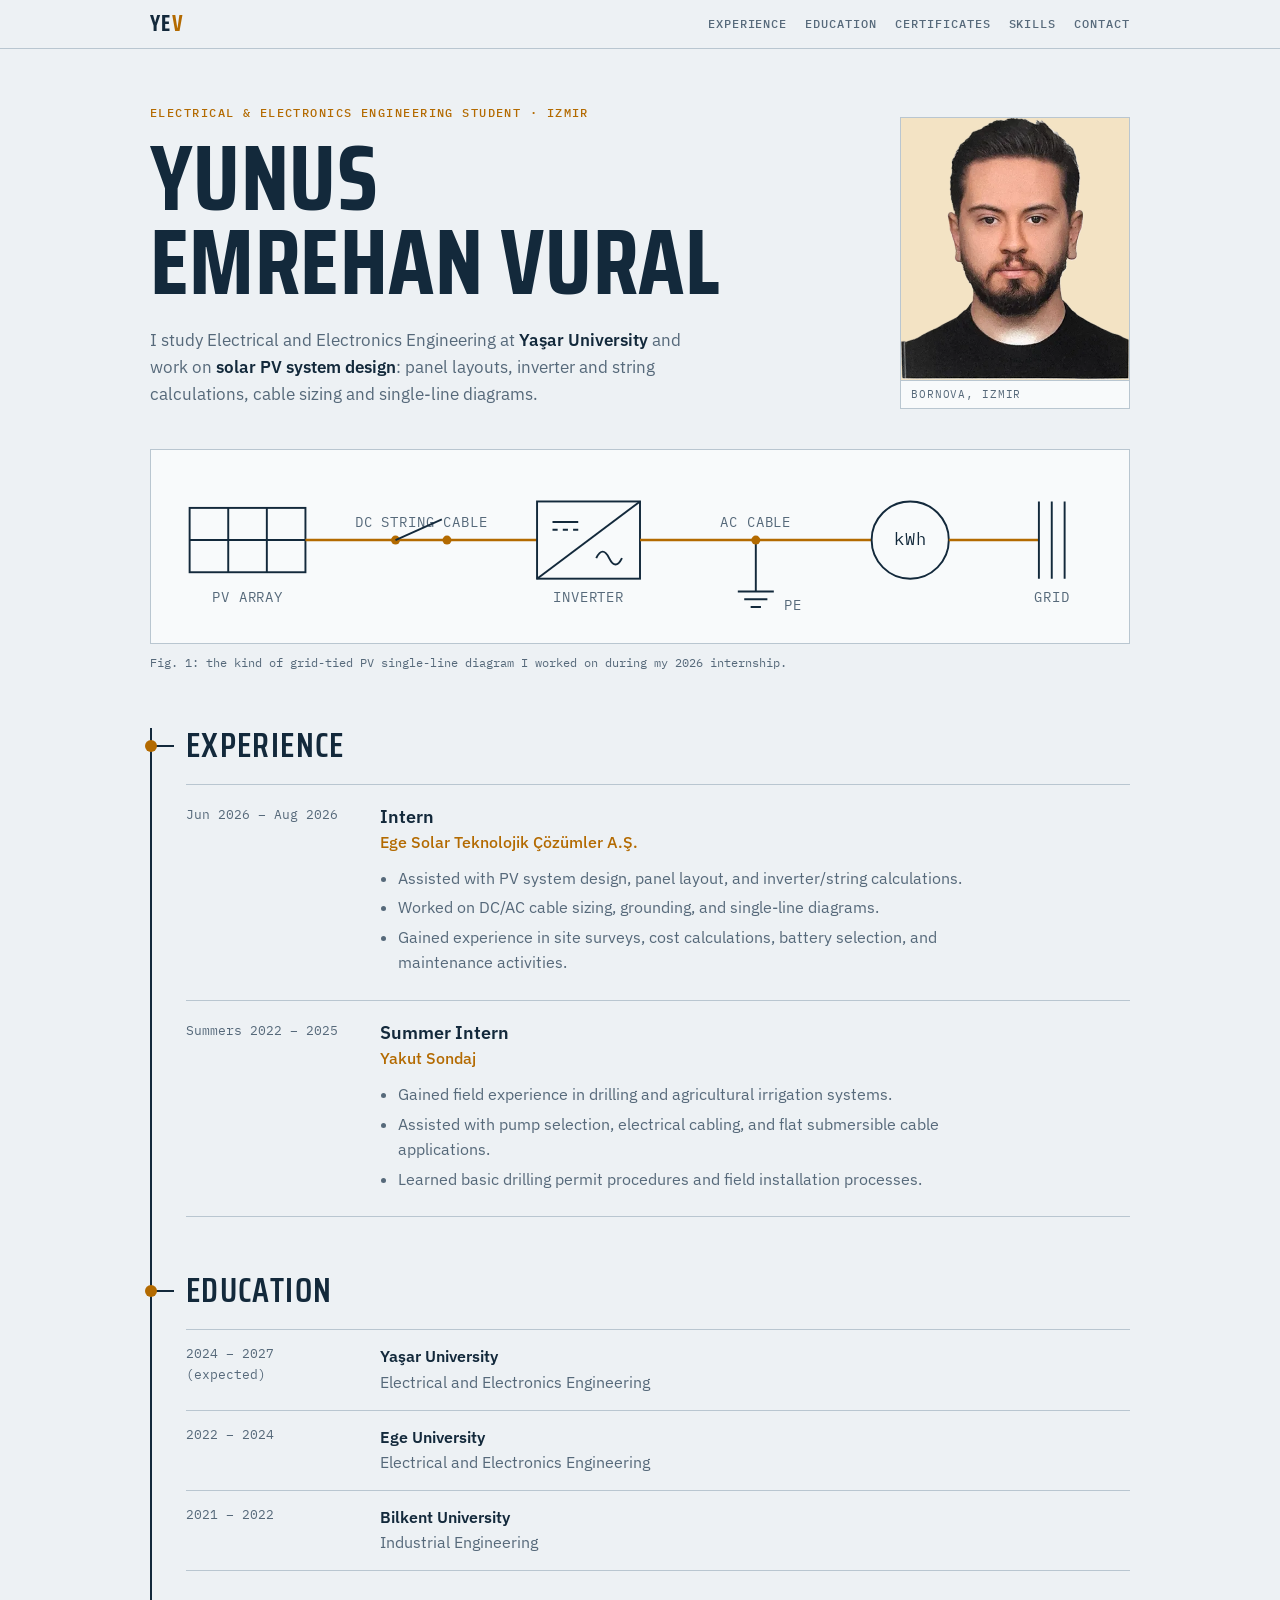
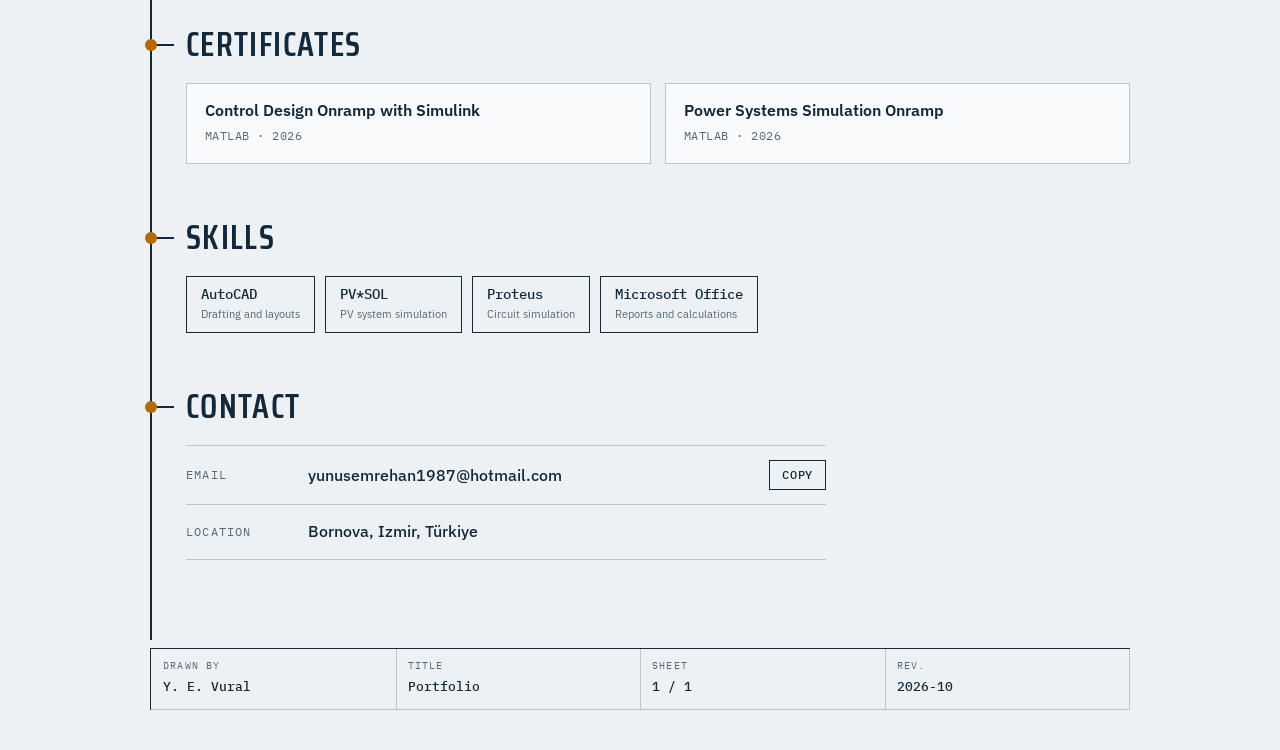
<file: index.html>
<!DOCTYPE html>
<html lang="en">
<head>
<meta charset="utf-8">
<meta name="viewport" content="width=device-width, initial-scale=1">
<meta name="description" content="Yunus Emrehan Vural – Electrical and Electronics Engineering student. Experience, education, certificates and skills.">
<style>body{margin:0}img{max-width:100%}</style>
<title>Yunus Emrehan Vural</title>
<link rel="stylesheet" href="https://fonts.googleapis.com/css2?family=Saira+Condensed:wght@500;600;700&family=IBM+Plex+Sans:wght@400;500;600&family=IBM+Plex+Mono:wght@400;500&display=swap">
<style>
/* Layout: an engineering drawing sheet. A single bus line runs down the left edge and every section taps off it like a feeder; the footer is the sheet's title block. */
:root{
  --paper:#EDF1F4; --panel:#F8FAFB; --ink:#13293B; --muted:#56697A; --line:#B9C6D0; --sun:#B36A00; --sun-soft:#F3E3C4;
  --display:"Saira Condensed","Arial Narrow",Impact,sans-serif;
  --body:"IBM Plex Sans",system-ui,-apple-system,"Segoe UI",sans-serif;
  --mono:"IBM Plex Mono",ui-monospace,Menlo,Consolas,monospace;
}
@media (prefers-color-scheme: dark){:root:not([data-theme="light"]){
  --paper:#0E1C28; --panel:#152836; --ink:#DEE8EE; --muted:#93A6B4; --line:#2E4557; --sun:#F0B040; --sun-soft:#3A3018; color-scheme:dark}}
:root[data-theme="dark"]{
  --paper:#0E1C28; --panel:#152836; --ink:#DEE8EE; --muted:#93A6B4; --line:#2E4557; --sun:#F0B040; --sun-soft:#3A3018; color-scheme:dark}

*{box-sizing:border-box}
html{scroll-behavior:smooth}
@media (prefers-reduced-motion:reduce){html{scroll-behavior:auto}}
body{background:var(--paper);color:var(--ink);font:400 16px/1.6 var(--body);padding-inline:20px}
a{color:inherit}
a:focus-visible,button:focus-visible{outline:2px solid var(--sun);outline-offset:3px}
.wrap{max-width:980px;margin-inline:auto}

.nav{position:sticky;top:env(safe-area-inset-top,0px);z-index:5;background:var(--paper);border-bottom:1px solid var(--line);margin-inline:-20px;padding-inline:20px}
.nav .wrap{display:flex;flex-wrap:wrap;align-items:center;justify-content:space-between;gap:4px 20px;padding-block:12px}
.mark{font:700 22px/1 var(--display);letter-spacing:.06em;text-decoration:none}
.mark span{color:var(--sun)}
.nav ul{list-style:none;display:flex;flex-wrap:wrap;gap:4px 18px;margin:0;padding:0}
.nav ul a{font:500 12px/1 var(--mono);letter-spacing:.08em;text-transform:uppercase;text-decoration:none;color:var(--muted);padding-block:6px;display:block}
.nav ul a:hover{color:var(--sun)}

.hero{display:grid;grid-template-columns:minmax(0,1fr) 230px;gap:36px;align-items:end;padding-block:56px 40px}
.eyebrow{font:500 12px/1.4 var(--mono);letter-spacing:.12em;text-transform:uppercase;color:var(--sun);margin:0 0 14px}
h1{font:700 clamp(46px,9vw,92px)/.92 var(--display);letter-spacing:.005em;text-transform:uppercase;margin:0;text-wrap:balance}
.lede{max-width:56ch;margin:22px 0 0;color:var(--muted);font-size:17px}
.lede strong{color:var(--ink);font-weight:600}
.portrait{margin:0;border:1px solid var(--line);background:var(--sun-soft);position:relative}
.portrait img{display:block;width:100%;height:auto}
.portrait figcaption{font:400 11px/1 var(--mono);letter-spacing:.08em;text-transform:uppercase;color:var(--muted);border-top:1px solid var(--line);background:var(--panel);padding:8px 10px}

.sld{border:1px solid var(--line);background:var(--panel);overflow-x:auto}
.sld svg{display:block;width:100%;min-width:560px;height:auto}
.sld text{font-family:var(--mono);fill:var(--muted);font-size:11px;letter-spacing:.06em}
.sld .w{stroke:var(--ink);stroke-width:1.5;fill:none}
.sld .b{stroke:var(--ink);stroke-width:1.5;fill:var(--panel)}
.sld .hot{stroke:var(--sun);stroke-width:2;fill:none}
.sld .dot{fill:var(--sun);stroke:none}
.cap{font:400 12px/1.5 var(--mono);color:var(--muted);margin:10px 0 0}

/* the bus */
.bus{border-left:2px solid var(--ink);margin-top:56px;padding-bottom:8px}
section{position:relative;padding:0 0 56px 34px;scroll-margin-top:70px}
section::before{content:"";position:absolute;left:-2px;top:17px;width:24px;border-top:2px solid var(--ink)}
section::after{content:"";position:absolute;left:-7px;top:12px;width:12px;height:12px;border-radius:50%;background:var(--sun)}
h2{font:600 34px/1 var(--display);letter-spacing:.04em;text-transform:uppercase;margin:0 0 22px}

.job{display:grid;grid-template-columns:170px minmax(0,1fr);gap:6px 24px;padding-block:20px;border-top:1px solid var(--line)}
.job:last-child{border-bottom:1px solid var(--line)}
.when{font:400 13px/1.6 var(--mono);color:var(--muted);font-variant-numeric:tabular-nums}
.job h3{font:600 18px/1.3 var(--body);margin:0}
.org{color:var(--sun);font-weight:500;margin:2px 0 10px}
.job ul{margin:0;padding-left:18px;color:var(--muted);max-width:62ch}
.job li{margin-block:4px}

.edu{display:grid;grid-template-columns:170px minmax(0,1fr);gap:2px 24px;padding-block:14px;border-top:1px solid var(--line)}
.edu:last-child{border-bottom:1px solid var(--line)}
.edu b{font-weight:600}
.edu span{color:var(--muted);display:block}

.pair{display:grid;grid-template-columns:repeat(auto-fit,minmax(240px,1fr));gap:14px}
.cert{border:1px solid var(--line);background:var(--panel);padding:16px 18px}
.cert b{display:block;font-weight:600;line-height:1.35}
.cert span{font:400 12px/1.6 var(--mono);color:var(--muted);letter-spacing:.04em}

.skills{list-style:none;margin:0;padding:0;display:flex;flex-wrap:wrap;gap:10px}
.skills li{font:500 14px/1 var(--mono);border:1px solid var(--ink);padding:10px 14px}
.skills small{display:block;font:400 11px/1.4 var(--body);color:var(--muted);margin-top:6px}

.contact{display:grid;gap:0;max-width:640px}
.row{display:grid;grid-template-columns:110px minmax(0,1fr) auto;gap:12px;align-items:center;padding-block:14px;border-top:1px solid var(--line)}
.row:last-child{border-bottom:1px solid var(--line)}
.row dt{font:400 12px/1 var(--mono);letter-spacing:.1em;text-transform:uppercase;color:var(--muted)}
.row dd{margin:0;font-weight:500;overflow-wrap:anywhere;user-select:all}
.copy{font:500 12px/1 var(--mono);letter-spacing:.06em;text-transform:uppercase;background:transparent;color:var(--ink);border:1px solid var(--ink);padding:8px 12px;cursor:pointer}
.copy:hover{background:var(--sun);border-color:var(--sun);color:var(--paper)}

.titleblock{display:grid;grid-template-columns:repeat(auto-fit,minmax(150px,1fr));border:1px solid var(--ink);margin-block:8px 40px}
.titleblock div{padding:10px 12px;border-right:1px solid var(--line);border-bottom:1px solid var(--line);margin:0 -1px -1px 0}
.titleblock i{display:block;font:400 10px/1.4 var(--mono);font-style:normal;letter-spacing:.12em;text-transform:uppercase;color:var(--muted)}
.titleblock b{font:500 13px/1.5 var(--mono)}

@media (max-width:680px){
  .hero{grid-template-columns:minmax(0,1fr);padding-block:36px 28px}
  .portrait{max-width:180px;order:-1}
  .job,.edu{grid-template-columns:minmax(0,1fr)}
  section{padding-left:24px}
  section::before{width:16px}
  .row{grid-template-columns:minmax(0,1fr) auto}
  .row dt{grid-column:1/-1}
}
</style>

</head>
<body>
<nav class="nav" id="top"><div class="wrap">
  <a class="mark" href="#top">YE<span>V</span></a>
  <ul>
    <li><a href="#experience">Experience</a></li>
    <li><a href="#education">Education</a></li>
    <li><a href="#certificates">Certificates</a></li>
    <li><a href="#skills">Skills</a></li>
    <li><a href="#contact">Contact</a></li>
  </ul>
</div></nav>

<div class="wrap">
  <header class="hero">
    <div>
      <p class="eyebrow">Electrical &amp; Electronics Engineering Student · Izmir</p>
      <h1>Yunus Emrehan Vural</h1>
      <p class="lede">I study Electrical and Electronics Engineering at <strong>Yaşar University</strong> and work on <strong>solar PV system design</strong>: panel layouts, inverter and string calculations, cable sizing and single-line diagrams.</p>
    </div>
    <figure class="portrait">
      <img src="[data-uri]" alt="Portrait of Yunus Emrehan Vural" width="418" height="480">
      <figcaption>Bornova, Izmir</figcaption>
    </figure>
  </header>

  <div class="sld" role="img" aria-label="Single-line diagram of a grid-tied PV system: PV array, DC cabling, inverter, AC cabling, grid, with a grounding branch.">
    <svg viewBox="0 0 760 150" xmlns="http://www.w3.org/2000/svg">
      <!-- PV array -->
      <rect class="b" x="30" y="45" width="90" height="50"/>
      <path class="w" d="M60 45v50M90 45v50M30 70h90"/>
      <text x="75" y="118" text-anchor="middle">PV ARRAY</text>
      <path class="hot" d="M120 70H300"/>
      <text x="210" y="60" text-anchor="middle">DC STRING CABLE</text>
      <!-- DC isolator -->
      <circle class="dot" cx="190" cy="70" r="3.5"/><circle class="dot" cx="230" cy="70" r="3.5"/>
      <path class="b" d="M190 70L226 54" fill="none"/>
      <!-- inverter -->
      <rect class="b" x="300" y="40" width="80" height="60"/>
      <path class="w" d="M300 100L380 40"/>
      <path class="w" d="M312 56h20M312 62h4m4 0h4m4 0h4"/>
      <path class="w" d="M346 84q5-10 10 0t10 0"/>
      <text x="340" y="118" text-anchor="middle">INVERTER</text>
      <path class="hot" d="M380 70H560"/>
      <text x="470" y="60" text-anchor="middle">AC CABLE</text>
      <!-- meter -->
      <circle class="b" cx="590" cy="70" r="30"/>
      <text x="590" y="74" text-anchor="middle" style="fill:var(--ink);font-size:13px">kWh</text>
      <path class="hot" d="M620 70H690"/>
      <!-- grid -->
      <path class="w" d="M690 40v60M700 40v60M710 40v60"/>
      <text x="700" y="118" text-anchor="middle">GRID</text>
      <!-- grounding -->
      <path class="w" d="M470 70v40M456 110h28M461 116h18M466 122h8"/>
      <circle class="dot" cx="470" cy="70" r="3.5"/>
      <text x="492" y="124">PE</text>
    </svg>
  </div>
  <p class="cap">Fig. 1: the kind of grid-tied PV single-line diagram I worked on during my 2026 internship.</p>

  <main class="bus">
    <section id="experience">
      <h2>Experience</h2>
      <article class="job">
        <div class="when">Jun 2026 – Aug 2026</div>
        <div>
          <h3>Intern</h3>
          <p class="org">Ege Solar Teknolojik Çözümler A.Ş.</p>
          <ul>
            <li>Assisted with PV system design, panel layout, and inverter/string calculations.</li>
            <li>Worked on DC/AC cable sizing, grounding, and single-line diagrams.</li>
            <li>Gained experience in site surveys, cost calculations, battery selection, and maintenance activities.</li>
          </ul>
        </div>
      </article>
      <article class="job">
        <div class="when">Summers 2022 – 2025</div>
        <div>
          <h3>Summer Intern</h3>
          <p class="org">Yakut Sondaj</p>
          <ul>
            <li>Gained field experience in drilling and agricultural irrigation systems.</li>
            <li>Assisted with pump selection, electrical cabling, and flat submersible cable applications.</li>
            <li>Learned basic drilling permit procedures and field installation processes.</li>
          </ul>
        </div>
      </article>
    </section>

    <section id="education">
      <h2>Education</h2>
      <div class="edu"><div class="when">2024 – 2027 (expected)</div><div><b>Yaşar University</b><span>Electrical and Electronics Engineering</span></div></div>
      <div class="edu"><div class="when">2022 – 2024</div><div><b>Ege University</b><span>Electrical and Electronics Engineering</span></div></div>
      <div class="edu"><div class="when">2021 – 2022</div><div><b>Bilkent University</b><span>Industrial Engineering</span></div></div>
    </section>

    <section id="certificates">
      <h2>Certificates</h2>
      <div class="pair">
        <div class="cert"><b>Control Design Onramp with Simulink</b><span>MATLAB · 2026</span></div>
        <div class="cert"><b>Power Systems Simulation Onramp</b><span>MATLAB · 2026</span></div>
      </div>
    </section>

    <section id="skills">
      <h2>Skills</h2>
      <ul class="skills">
        <li>AutoCAD<small>Drafting and layouts</small></li>
        <li>PV*SOL<small>PV system simulation</small></li>
        <li>Proteus<small>Circuit simulation</small></li>
        <li>Microsoft Office<small>Reports and calculations</small></li>
      </ul>
    </section>

    <section id="contact">
      <h2>Contact</h2>
      <dl class="contact">
        <div class="row"><dt>Email</dt><dd id="email">yunusemrehan1987@hotmail.com</dd><button class="copy" id="copy-email" type="button">Copy</button></div>
        <div class="row"><dt>Location</dt><dd>Bornova, Izmir, Türkiye</dd><span></span></div>
      </dl>
    </section>
  </main>

  <footer class="titleblock">
    <div><i>Drawn by</i><b>Y. E. Vural</b></div>
    <div><i>Title</i><b>Portfolio</b></div>
    <div><i>Sheet</i><b>1 / 1</b></div>
    <div><i>Rev.</i><b>2026-10</b></div>
  </footer>
</div>

<script>
document.getElementById('copy-email').addEventListener('click', function(){
  var btn=this, el=document.getElementById('email');
  function pick(){var r=document.createRange();r.selectNodeContents(el);var s=getSelection();s.removeAllRanges();s.addRange(r);btn.textContent='Selected';}
  try{navigator.clipboard.writeText(el.textContent).then(function(){btn.textContent='Copied';},pick);}catch(e){pick();}
  setTimeout(function(){btn.textContent='Copy';},1800);
});
</script>
</body>
</html>
</file>
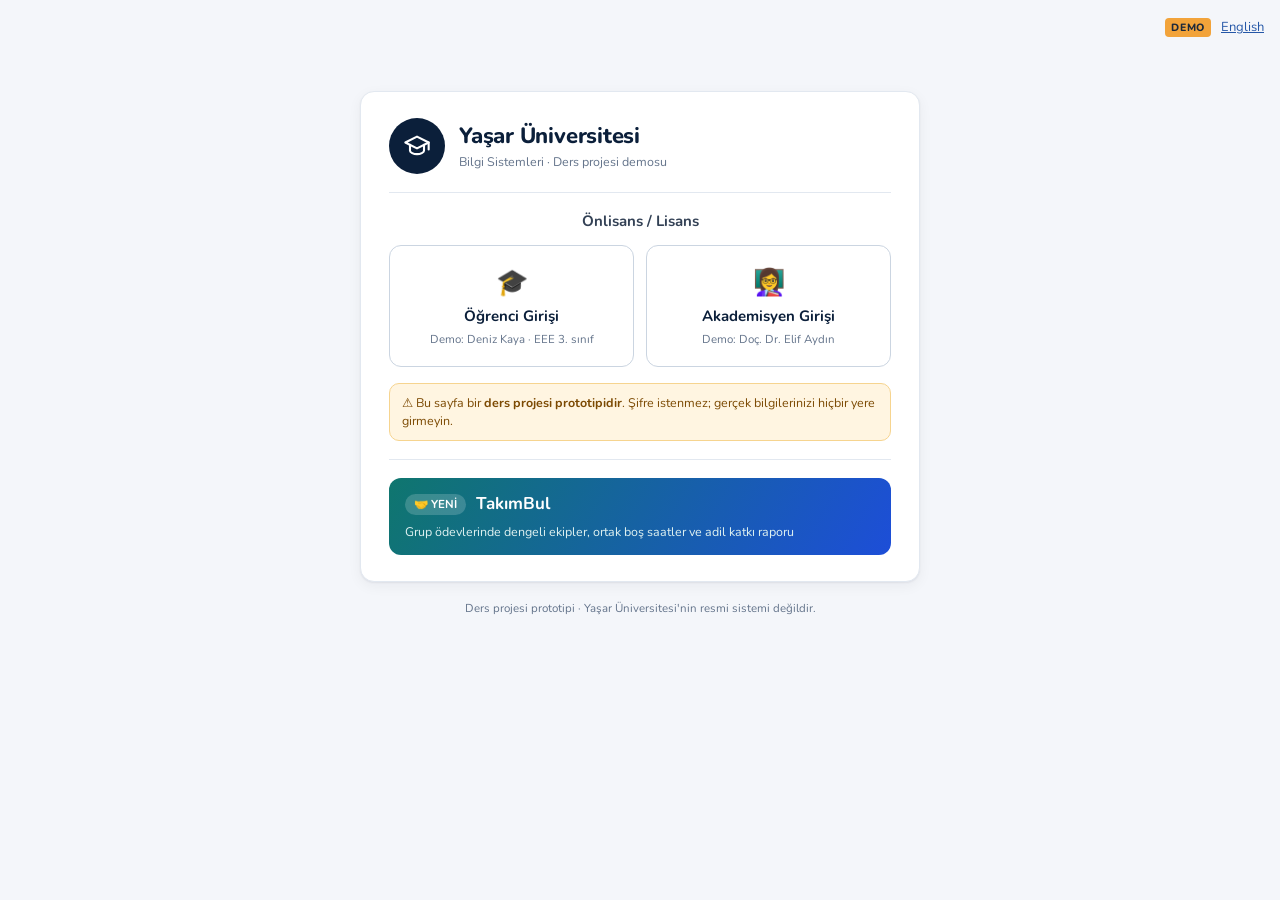
<file: takimbul/index.html>
<!doctype html>
<html lang="tr">
<head>
<meta charset="utf-8">
<meta name="viewport" content="width=device-width, initial-scale=1">
<title>TakımBul · YaşarOBS Demo</title>
<meta name="description" content="Grup ödevlerinde dengeli ekipler, ortak boş saatler, görev panosu ve adil katkı raporu. YaşarOBS için ders projesi prototipi.">
<link rel="icon" href="data:image/svg+xml,<svg xmlns='http://www.w3.org/2000/svg' viewBox='0 0 100 100'><text y='.9em' font-size='90'>🤝</text></svg>">
<link rel="stylesheet" href="style.css">
</head>
<body>
<div id="app"></div>
<div id="toasts" class="toasts" aria-live="polite"></div>
<div id="modal"></div>
<script src="app.js"></script>
</body>
</html>
</file>
<file: takimbul/style.css>
/* ===== Fonts (yerel, internet gerekmez) ===== */
@font-face{font-family:Nunito;font-weight:400;font-display:swap;src:url(fonts/nunito-latin-ext-400-normal.woff2) format('woff2');unicode-range:U+0100-02AF,U+0304,U+0308,U+0329,U+1E00-1E9F,U+1EF2-1EFF,U+2020,U+20A0-20AB,U+20AD-20C0,U+2113,U+2C60-2C7F,U+A720-A7FF}
@font-face{font-family:Nunito;font-weight:400;font-display:swap;src:url(fonts/nunito-latin-400-normal.woff2) format('woff2');unicode-range:U+0000-00FF,U+0131,U+0152-0153,U+02BB-02BC,U+02C6,U+02DA,U+02DC,U+0304,U+0308,U+0329,U+2000-206F,U+2074,U+20AC,U+2122,U+2191,U+2193,U+2212,U+2215,U+FEFF,U+FFFD}
@font-face{font-family:Nunito;font-weight:600;font-display:swap;src:url(fonts/nunito-latin-ext-600-normal.woff2) format('woff2');unicode-range:U+0100-02AF,U+0304,U+0308,U+0329,U+1E00-1E9F,U+1EF2-1EFF,U+2020,U+20A0-20AB,U+20AD-20C0,U+2113,U+2C60-2C7F,U+A720-A7FF}
@font-face{font-family:Nunito;font-weight:600;font-display:swap;src:url(fonts/nunito-latin-600-normal.woff2) format('woff2');unicode-range:U+0000-00FF,U+0131,U+0152-0153,U+02BB-02BC,U+02C6,U+02DA,U+02DC,U+0304,U+0308,U+0329,U+2000-206F,U+2074,U+20AC,U+2122,U+2191,U+2193,U+2212,U+2215,U+FEFF,U+FFFD}
@font-face{font-family:Nunito;font-weight:700;font-display:swap;src:url(fonts/nunito-latin-ext-700-normal.woff2) format('woff2');unicode-range:U+0100-02AF,U+0304,U+0308,U+0329,U+1E00-1E9F,U+1EF2-1EFF,U+2020,U+20A0-20AB,U+20AD-20C0,U+2113,U+2C60-2C7F,U+A720-A7FF}
@font-face{font-family:Nunito;font-weight:700;font-display:swap;src:url(fonts/nunito-latin-700-normal.woff2) format('woff2');unicode-range:U+0000-00FF,U+0131,U+0152-0153,U+02BB-02BC,U+02C6,U+02DA,U+02DC,U+0304,U+0308,U+0329,U+2000-206F,U+2074,U+20AC,U+2122,U+2191,U+2193,U+2212,U+2215,U+FEFF,U+FFFD}
@font-face{font-family:Nunito;font-weight:800;font-display:swap;src:url(fonts/nunito-latin-ext-800-normal.woff2) format('woff2');unicode-range:U+0100-02AF,U+0304,U+0308,U+0329,U+1E00-1E9F,U+1EF2-1EFF,U+2020,U+20A0-20AB,U+20AD-20C0,U+2113,U+2C60-2C7F,U+A720-A7FF}
@font-face{font-family:Nunito;font-weight:800;font-display:swap;src:url(fonts/nunito-latin-800-normal.woff2) format('woff2');unicode-range:U+0000-00FF,U+0131,U+0152-0153,U+02BB-02BC,U+02C6,U+02DA,U+02DC,U+0304,U+0308,U+0329,U+2000-206F,U+2074,U+20AC,U+2122,U+2191,U+2193,U+2212,U+2215,U+FEFF,U+FFFD}


:root{
  --navy:#0b1f3a; --navy-2:#13294b; --navy-3:#1c355c;
  --blue:#1d4ed8; --blue-soft:#e8efff;
  --bg:#f3f5f9; --card:#ffffff; --line:#e2e8f0; --line-2:#cbd5e1;
  --text:#0f172a; --muted:#64748b; --muted-2:#94a3b8;
  --teal:#0f766e; --teal-2:#14b8a6; --teal-soft:#e6f6f4;
  --green:#15803d; --green-soft:#e8f6ec;
  --amber:#b45309; --amber-soft:#fff5e1;
  --red:#b91c1c; --red-soft:#fdecec;
  --violet:#6d28d9; --violet-soft:#f1ebff;
  --radius:12px; --shadow:0 1px 2px rgba(15,23,42,.06),0 4px 14px rgba(15,23,42,.05);
}
*{box-sizing:border-box}
html,body{margin:0;height:100%}
body{font-family:Nunito,system-ui,-apple-system,"Segoe UI",Roboto,sans-serif;background:var(--bg);color:var(--text);font-size:14px;line-height:1.45;-webkit-font-smoothing:antialiased}
button{font:inherit;cursor:pointer}
input,select,textarea{font:inherit;color:inherit}
a{color:var(--blue)}
.hidden{display:none!important}

/* ===== Login ===== */
.login{min-height:100vh;display:grid;grid-template-rows:42% 1fr;background:var(--bg)}
.login-top{background:linear-gradient(135deg,var(--navy),var(--navy-3))}
.login-card{position:relative;margin:-210px auto 0;width:min(440px,calc(100% - 32px));background:#fff;border-radius:16px;box-shadow:0 20px 50px rgba(11,31,58,.25);padding:28px;overflow:hidden;align-self:start}
.ribbon{position:absolute;top:14px;right:-34px;transform:rotate(45deg);background:#f59e0b;color:#fff;font-weight:800;font-size:11px;letter-spacing:.08em;padding:4px 40px}
.brand{display:flex;align-items:center;gap:12px}
.brand-logo{width:44px;height:44px;border-radius:50%;background:var(--navy);display:grid;place-items:center;color:#fff;flex:none}
.brand-name{font-weight:800;font-size:20px;letter-spacing:-.01em}
.brand-name b{color:var(--blue)}
.brand-sub{color:var(--muted);font-size:12px}
.warn{margin:18px 0;background:var(--amber-soft);border:1px solid #f6d48f;color:#7c4a03;border-radius:10px;padding:10px 12px;font-size:12.5px}
.role-btn{display:flex;align-items:center;gap:14px;width:100%;text-align:left;border:1px solid var(--line);background:#fff;border-radius:12px;padding:14px;margin-top:10px;transition:.15s}
.role-btn:hover{border-color:var(--blue);background:var(--blue-soft)}
.role-ic{width:40px;height:40px;border-radius:10px;display:grid;place-items:center;font-size:20px;background:var(--bg);flex:none}
.role-btn strong{display:block}
.role-btn span{color:var(--muted);font-size:12.5px}
.login-foot{text-align:center;color:var(--muted);font-size:11.5px;margin:18px 0 0}

/* ===== Shell ===== */
.shell{display:grid;grid-template-columns:232px 1fr;min-height:100vh}
.side{background:var(--navy);color:#cbd5e1;padding:14px 12px;position:sticky;top:0;height:100vh;overflow:auto}
.side .brand-name{color:#fff;font-size:17px}
.side .brand-name b{color:#60a5fa}
.side .brand-sub{color:#8ea3c2;font-size:11px}
.side .brand-logo{width:36px;height:36px;background:var(--navy-3)}
.side-search{margin:14px 0 6px;background:var(--navy-2);border:1px solid var(--navy-3);border-radius:8px;padding:7px 10px;color:#8ea3c2;font-size:12.5px}
.side-h{font-size:10.5px;font-weight:700;letter-spacing:.08em;color:#7088ab;margin:16px 8px 6px;text-transform:uppercase}
.nav{display:flex;align-items:center;gap:10px;width:100%;border:0;background:none;color:#dbe4f0;padding:8px 10px;border-radius:8px;text-align:left;font-size:13.5px}
.nav:hover{background:var(--navy-2)}
.nav.active{background:var(--blue);color:#fff}
.nav .ic{width:18px;text-align:center}
.nav .badge{margin-left:auto}
.nav.tb{background:linear-gradient(90deg,rgba(20,184,166,.18),rgba(20,184,166,0));}
.nav.tb.active{background:var(--teal);}
.badge{font-size:10px;font-weight:800;padding:2px 7px;border-radius:999px;background:#f59e0b;color:#fff;letter-spacing:.04em}
.badge.teal{background:var(--teal-2)}
.badge.red{background:#ef4444}

.main{min-width:0}
.top{height:56px;background:#fff;border-bottom:1px solid var(--line);display:flex;align-items:center;gap:12px;padding:0 20px;position:sticky;top:0;z-index:20}
.top .uni{font-weight:700}
.chip{display:inline-flex;align-items:center;gap:6px;font-size:12px;font-weight:600;padding:3px 9px;border-radius:999px;background:var(--blue-soft);color:var(--blue)}
.chip.gray{background:#eef2f7;color:#475569}
.chip.teal{background:var(--teal-soft);color:var(--teal)}
.chip.green{background:var(--green-soft);color:var(--green)}
.chip.amber{background:var(--amber-soft);color:var(--amber)}
.chip.red{background:var(--red-soft);color:var(--red)}
.chip.violet{background:var(--violet-soft);color:var(--violet)}
.top .sp{flex:1}
.seg{display:inline-flex;border:1px solid var(--line);border-radius:8px;overflow:hidden}
.seg button{border:0;background:#fff;padding:6px 10px;font-size:12px;font-weight:600;color:var(--muted)}
.seg button.on{background:var(--navy);color:#fff}
.icon-btn{position:relative;border:1px solid var(--line);background:#fff;border-radius:8px;height:34px;min-width:34px;padding:0 8px;display:grid;place-items:center}
.icon-btn .dot{position:absolute;top:-6px;right:-6px;background:#ef4444;color:#fff;font-size:10px;font-weight:800;border-radius:999px;min-width:18px;height:18px;display:grid;place-items:center;padding:0 4px;border:2px solid #fff}
.user{display:flex;align-items:center;gap:8px}
.avatar{width:32px;height:32px;border-radius:50%;display:grid;place-items:center;font-weight:700;font-size:12px;color:#fff;background:var(--blue);flex:none}
.user small{display:block;color:var(--muted);font-size:11px;line-height:1.1}
.user b{font-size:13px}
.btn{border:1px solid var(--line);background:#fff;border-radius:9px;padding:8px 14px;font-weight:600;font-size:13px;display:inline-flex;align-items:center;gap:8px;transition:.15s;color:var(--text)}
.btn:hover{border-color:var(--line-2);background:#f8fafc}
.btn.primary{background:var(--blue);border-color:var(--blue);color:#fff}
.btn.primary:hover{background:#1a44bd}
.btn.teal{background:var(--teal);border-color:var(--teal);color:#fff}
.btn.teal:hover{background:#0c625b}
.btn.green{background:#16a34a;border-color:#16a34a;color:#fff}
.btn.ghost{background:none;border-color:transparent}
.btn.sm{padding:5px 10px;font-size:12px;border-radius:8px}
.btn.lg{padding:12px 20px;font-size:15px;border-radius:11px}
.btn:disabled{opacity:.5;cursor:not-allowed}

.content{padding:20px 24px 240px;max-width:1240px}
.crumb{color:var(--muted);font-size:12px}
.page-h{display:flex;align-items:flex-end;gap:12px;margin:4px 0 16px;flex-wrap:wrap}
.page-h h1{font-size:22px;margin:0;letter-spacing:-.01em}
.page-h .sp{flex:1}
.card{background:var(--card);border:1px solid var(--line);border-radius:var(--radius);box-shadow:var(--shadow);padding:18px}
.card h2{font-size:16px;margin:0 0 4px}
.card h3{font-size:14px;margin:0 0 8px}
.muted{color:var(--muted)}
.small{font-size:12.5px}
.grid{display:grid;gap:16px}
.g2{grid-template-columns:repeat(2,minmax(0,1fr))}
.g3{grid-template-columns:repeat(3,minmax(0,1fr))}
.g4{grid-template-columns:repeat(4,minmax(0,1fr))}
.row{display:flex;align-items:center;gap:10px}
.row.wrap{flex-wrap:wrap}
.sp{flex:1}
.stack>*+*{margin-top:12px}
hr.sep{border:0;border-top:1px solid var(--line);margin:14px 0}

/* Module hero */
.hero{position:relative;border-radius:16px;padding:22px 24px;color:#fff;background:linear-gradient(120deg,#0f766e 0%,#0e7490 55%,#1d4ed8 100%);overflow:hidden;margin-bottom:16px}
.hero h1{margin:6px 0 6px;font-size:24px;letter-spacing:-.01em}
.hero p{margin:0;max-width:720px;color:#e0f2f1}
.hero .pill{display:inline-flex;gap:6px;align-items:center;background:rgba(255,255,255,.16);border:1px solid rgba(255,255,255,.25);padding:3px 10px;border-radius:999px;font-size:12px;font-weight:600}
.hero .bubbles{position:absolute;right:-30px;top:-30px;width:260px;height:260px;border-radius:50%;background:radial-gradient(circle,rgba(255,255,255,.18),rgba(255,255,255,0) 70%)}
.hero .feat{display:flex;gap:8px;flex-wrap:wrap;margin-top:14px}
.hero .feat span{background:rgba(255,255,255,.14);border-radius:8px;padding:5px 10px;font-size:12.5px}

.stat{display:flex;flex-direction:column;gap:2px}
.stat b{font-size:26px;letter-spacing:-.02em}
.stat span{color:var(--muted);font-size:12px}

/* Lists */
.list-item{display:flex;align-items:center;gap:14px;padding:14px;border:1px solid var(--line);border-radius:12px;background:#fff;transition:.15s}
.list-item+.list-item{margin-top:10px}
.list-item.click{cursor:pointer}
.list-item.click:hover{border-color:var(--teal-2);box-shadow:0 4px 14px rgba(15,118,110,.1)}
.code{font-weight:700;font-size:11.5px;background:var(--navy);color:#fff;padding:3px 8px;border-radius:6px;letter-spacing:.02em}
.li-main{flex:1;min-width:0}
.li-main b{display:block}

/* Forms */
.field{display:flex;flex-direction:column;gap:6px;margin-bottom:14px}
.field label{font-weight:600;font-size:12.5px;color:#334155}
.input,select.input,textarea.input{border:1px solid var(--line-2);border-radius:9px;padding:9px 11px;background:#fff;width:100%}
.input:focus{outline:2px solid #93c5fd;border-color:var(--blue)}
.opt{display:flex;gap:10px;align-items:flex-start;border:1px solid var(--line);border-radius:10px;padding:10px 12px;cursor:pointer}
.opt+.opt{margin-top:8px}
.opt.on{border-color:var(--teal);background:var(--teal-soft)}
.opt input{margin-top:3px}
.opt span{display:block;color:var(--muted);font-size:12px}
.checks{display:flex;flex-wrap:wrap;gap:8px}
.check{display:inline-flex;align-items:center;gap:6px;border:1px solid var(--line);border-radius:999px;padding:6px 12px;cursor:pointer;font-weight:500;background:#fff}
.check.on{border-color:var(--teal);background:var(--teal-soft);color:var(--teal)}
.range{width:100%;accent-color:var(--teal)}

/* Skill rating */
.skill-row{display:flex;align-items:center;gap:12px;padding:9px 0;border-bottom:1px dashed var(--line)}
.skill-row:last-child{border-bottom:0}
.skill-row .nm{flex:1;font-weight:500}
.lvl{display:inline-flex;gap:4px}
.lvl button{border:1px solid var(--line);background:#fff;border-radius:7px;padding:4px 9px;font-size:12px;color:var(--muted)}
.lvl button.on{background:var(--teal);border-color:var(--teal);color:#fff}

/* Availability grid */
.avail{display:grid;grid-template-columns:82px repeat(5,1fr);gap:4px;font-size:12px}
.avail .h{font-weight:700;text-align:center;color:#334155;padding:4px}
.avail .t{color:var(--muted);display:flex;align-items:center;font-size:11.5px}
.slot{height:34px;border-radius:7px;border:1px solid var(--line);background:#fff;font-size:11px;color:var(--muted-2)}
.slot.on{background:var(--teal-2);border-color:var(--teal-2);color:#fff;font-weight:600}
.slot.class{background:repeating-linear-gradient(45deg,#eef2f7,#eef2f7 5px,#e2e8f0 5px,#e2e8f0 10px);color:#475569;cursor:not-allowed;font-weight:600}
.slot.common{background:#16a34a;border-color:#16a34a;color:#fff;font-weight:700}
.slot.some{background:#bbf7d0;border-color:#86efac;color:#14532d}
.legend{display:flex;gap:14px;flex-wrap:wrap;color:var(--muted);font-size:12px;margin-top:10px}
.legend i{display:inline-block;width:12px;height:12px;border-radius:3px;margin-right:5px;vertical-align:-2px}

/* People */
.person{display:flex;align-items:center;gap:10px}
.person b{display:block;font-size:13px}
.person small{color:var(--muted);font-size:11.5px}
.sk{display:inline-flex;gap:3px}
.sk i{font-style:normal;font-size:12px;background:#f1f5f9;border-radius:6px;padding:1px 5px}
.sk i.s3{background:var(--teal-soft);outline:1px solid #99e2d8}

/* Grouping board */
.gb-head{display:flex;align-items:center;gap:16px;flex-wrap:wrap}
.pool{display:flex;flex-wrap:wrap;gap:6px;min-height:40px;padding:10px;border:1px dashed var(--line-2);border-radius:12px;background:#fafbfd}
.groups{display:grid;grid-template-columns:repeat(3,minmax(0,1fr));gap:12px}
.gcol{background:#fff;border:1px solid var(--line);border-radius:12px;padding:12px;min-height:150px}
.gcol h4{margin:0 0 8px;font-size:13px;display:flex;align-items:center;gap:8px}
.scard{display:flex;align-items:center;gap:7px;background:#fff;border:1px solid var(--line);border-radius:9px;padding:6px 8px;font-size:12px;will-change:transform}
.scard+.scard{margin-top:6px}
.pool .scard+.scard{margin-top:0}
.scard .avatar{width:22px;height:22px;font-size:9.5px}
.scard .nm{flex:1;min-width:0;white-space:nowrap;overflow:hidden;text-overflow:ellipsis;font-weight:500}
.scard.me{border-color:var(--blue);background:var(--blue-soft)}
.scard.flash{animation:flash 1s}
@keyframes flash{0%{box-shadow:0 0 0 3px #fbbf24;background:#fffbeb}100%{box-shadow:0 0 0 0 transparent}}
.cov{display:grid;grid-template-columns:auto 1fr;gap:4px 8px;align-items:center;font-size:11.5px;margin-top:10px}
.bar{height:7px;background:#eef2f7;border-radius:999px;overflow:hidden}
.bar>i{display:block;height:100%;background:var(--teal-2);border-radius:999px;transition:width .5s}
.bar.blue>i{background:var(--blue)}
.bar.amber>i{background:#f59e0b}
.bar.red>i{background:#ef4444}
.bar.big{height:10px}
.gmeta{display:flex;gap:6px;flex-wrap:wrap;margin-top:10px}

.optimizer{display:grid;grid-template-columns:1fr 280px;gap:16px;align-items:stretch}
.score-box{background:var(--navy);color:#fff;border-radius:12px;padding:14px;display:flex;flex-direction:column}
.score-box .big{font-size:34px;font-weight:800;letter-spacing:-.02em}
.score-box svg{width:100%;height:90px;margin-top:auto}
.score-box small{color:#9fb3cf}

.compare{display:grid;grid-template-columns:1fr 1fr;gap:12px}
.cmp{border-radius:12px;padding:14px;border:1px solid var(--line)}
.cmp.bad{background:#fff7f7;border-color:#fecaca}
.cmp.good{background:#f0fdf4;border-color:#bbf7d0}
.cmp .k{font-size:24px;font-weight:800}

/* Kanban */
.kanban{display:grid;grid-template-columns:repeat(3,minmax(0,1fr));gap:12px}
.kcol{background:#f6f8fb;border:1px solid var(--line);border-radius:12px;padding:10px;min-height:200px}
.kcol h4{margin:2px 4px 10px;font-size:12.5px;display:flex;justify-content:space-between;color:#334155}
.task{background:#fff;border:1px solid var(--line);border-radius:10px;padding:10px;box-shadow:0 1px 2px rgba(0,0,0,.03);will-change:transform}
.task+.task{margin-top:8px}
.task .tt{font-weight:600;font-size:13px}
.task .tm{display:flex;align-items:center;gap:6px;margin-top:8px;font-size:11.5px;color:var(--muted)}
.task .tm .avatar{width:22px;height:22px;font-size:9.5px}
.task .mv{margin-left:auto;display:flex;gap:4px}
.task .mv button{border:1px solid var(--line);background:#fff;border-radius:6px;font-size:11px;padding:2px 7px}
.task.unassigned{border-style:dashed}

/* Chat */
.chat{display:flex;flex-direction:column;height:300px}
.msgs{flex:1;overflow:auto;padding:4px 2px;display:flex;flex-direction:column;gap:8px}
.msg{display:flex;gap:8px;align-items:flex-end;max-width:88%}
.msg .avatar{width:24px;height:24px;font-size:10px}
.msg .bub{background:#f1f5f9;padding:7px 10px;border-radius:12px 12px 12px 4px;font-size:13px}
.msg .bub small{display:block;color:var(--muted);font-size:10.5px;font-weight:600}
.msg.me{align-self:flex-end;flex-direction:row-reverse}
.msg.me .bub{background:var(--blue);color:#fff;border-radius:12px 12px 4px 12px}
.msg.me .bub small{color:#c7d7fe}
.msg.sys{align-self:center;max-width:100%}
.msg.sys .bub{background:var(--teal-soft);color:var(--teal);font-size:12px;border-radius:999px}
.chat-in{display:flex;gap:8px;margin-top:8px}

/* Match */
.match{display:flex;gap:16px;align-items:center;padding:16px;border:1px solid var(--line);border-radius:14px;background:#fff}
.match+.match{margin-top:10px}
.ring{--p:80;width:64px;height:64px;border-radius:50%;flex:none;display:grid;place-items:center;background:conic-gradient(var(--teal-2) calc(var(--p)*1%),#e5e7eb 0)}
.ring b{width:50px;height:50px;border-radius:50%;background:#fff;display:grid;place-items:center;font-size:15px}
.reasons{display:flex;flex-wrap:wrap;gap:6px;margin-top:6px}

/* Table */
table.tbl{width:100%;border-collapse:collapse;font-size:13px}
.tbl th{text-align:left;color:var(--muted);font-weight:600;font-size:11.5px;text-transform:uppercase;letter-spacing:.04em;padding:8px 10px;border-bottom:1px solid var(--line)}
.tbl td{padding:11px 10px;border-bottom:1px solid var(--line);vertical-align:middle}
.tbl tr:last-child td{border-bottom:0}

/* Callouts */
.callout{border-radius:12px;padding:12px 14px;display:flex;gap:12px;align-items:flex-start}
.callout.teal{background:var(--teal-soft);border:1px solid #a7e3da;color:#134e4a}
.callout.amber{background:var(--amber-soft);border:1px solid #f6d48f;color:#78350f}
.callout.red{background:var(--red-soft);border:1px solid #fbc8c8;color:#7f1d1d}
.callout.blue{background:var(--blue-soft);border:1px solid #c7d7fe;color:#1e3a8a}
.callout .ci{font-size:20px;line-height:1}

/* Tabs */
.tabs{display:flex;gap:4px;border-bottom:1px solid var(--line);margin-bottom:16px}
.tabs button{border:0;background:none;padding:10px 14px;font-weight:600;color:var(--muted);border-bottom:2px solid transparent;margin-bottom:-1px}
.tabs button.on{color:var(--teal);border-bottom-color:var(--teal)}

/* Notifications */
.drop{position:absolute;top:44px;right:0;width:340px;background:#fff;border:1px solid var(--line);border-radius:12px;box-shadow:0 18px 40px rgba(15,23,42,.18);padding:8px;z-index:50;text-align:left}
.drop .ni{padding:10px;border-radius:9px;display:flex;gap:10px}
.drop .ni:hover{background:#f8fafc}
.drop .ni.unread{background:var(--teal-soft)}
.toasts{position:fixed;top:68px;right:18px;display:flex;flex-direction:column;gap:8px;z-index:100}
.toast{background:#0f172a;color:#fff;border-radius:12px;padding:12px 14px;min-width:280px;max-width:380px;box-shadow:0 14px 34px rgba(0,0,0,.25);display:flex;gap:10px;animation:tin .35s ease}
.toast small{display:block;color:#94a3b8;font-size:11.5px}
.toast.teal{background:var(--teal)}
.toast.teal small{color:#ccfbf1}
@keyframes tin{from{transform:translateY(-10px);opacity:0}to{transform:none;opacity:1}}

/* Modal */
.modal-bg{position:fixed;inset:0;background:rgba(15,23,42,.45);display:grid;place-items:center;z-index:90;animation:fade .2s}
.modal{background:#fff;border-radius:16px;width:min(560px,calc(100% - 32px));max-height:88vh;overflow:auto;padding:22px;box-shadow:0 30px 60px rgba(0,0,0,.3);animation:pop .25s ease}
@keyframes fade{from{opacity:0}}
@keyframes pop{from{transform:scale(.96);opacity:0}}
.stars{display:inline-flex;gap:2px}
.stars button{border:0;background:none;font-size:20px;color:#cbd5e1;padding:0 1px}
.stars button.on{color:#f59e0b}

/* Demo panel */
.demo{position:fixed;right:16px;bottom:14px;z-index:60;background:#0f172a;color:#e2e8f0;border-radius:12px;box-shadow:0 14px 34px rgba(0,0,0,.3);width:330px;font-size:12.5px}
.demo.min{width:auto}
.demo.min .demo-h b{flex:none}
.demo-h{display:flex;align-items:center;gap:8px;padding:10px 12px;cursor:pointer}
.demo-h b{flex:1}
.demo-b{padding:0 12px 12px}
.demo-b .btn{background:#1e293b;border-color:#334155;color:#e2e8f0;width:100%;justify-content:center;margin-top:6px}
.demo-b .btn:hover{background:#334155}
.demo-log{margin-top:8px;max-height:110px;overflow:auto;font-family:ui-monospace,Menlo,monospace;font-size:11px;color:#94a3b8}
.demo-log div{padding:2px 0;border-top:1px solid #1e293b}

.footer-note{color:var(--muted);font-size:11.5px;text-align:center;margin-top:30px}
.empty{text-align:center;padding:36px;color:var(--muted)}
.empty .e{font-size:38px}
.kbd{font-family:ui-monospace,Menlo,monospace;background:#f1f5f9;border:1px solid var(--line);border-radius:5px;padding:0 5px;font-size:11.5px}
.pulse{animation:pulse 1.6s infinite}
@keyframes pulse{0%{box-shadow:0 0 0 0 rgba(20,184,166,.55)}70%{box-shadow:0 0 0 12px rgba(20,184,166,0)}100%{box-shadow:0 0 0 0 rgba(20,184,166,0)}}

@media (max-width:1000px){
  .g4{grid-template-columns:repeat(2,minmax(0,1fr))}
  .g3,.groups{grid-template-columns:repeat(2,minmax(0,1fr))}
  .optimizer{grid-template-columns:1fr}
}
@media (max-width:760px){
  .shell{grid-template-columns:1fr}
  .side{display:none}
  .side.open{display:block;position:fixed;left:0;top:0;z-index:85;width:250px;box-shadow:0 0 40px rgba(0,0,0,.4)}
  .top .mob{display:grid!important}
  .content{padding:16px}
  .g2,.g3,.g4,.groups,.kanban,.compare{grid-template-columns:1fr}
  .top .uni,.top .chip,.user div{display:none}
  .demo{left:16px;right:16px;width:auto}
  .demo.min{left:auto}
  .match{flex-wrap:wrap}
}

.ev{display:block;font-size:11px;font-weight:500;margin-top:2px}
.ev.ok{color:var(--green)}
.ev.no{color:var(--amber)}
.sk i.unv{background:#fff7e6;outline:1px dashed #f5c26b}
.sk i sup{font-size:8px;color:var(--amber);font-weight:800;margin-left:1px}
.scard.pick{outline:2px solid #f59e0b;background:#fffbeb}
.scard[data-act]{cursor:pointer}
.scard .lnk{font-size:11px}
.cons{display:flex;flex-direction:column;gap:6px;font-size:12.5px}
.cons div{display:flex;gap:8px;align-items:flex-start}

/* ===== Giriş kapısı (gerçek OBS giriş sayfasının yapısına benzer) ===== */
.gate{min-height:100vh;background:#f4f6fa;display:flex;flex-direction:column;align-items:center;padding:18px 16px 30px}
.gate-lang{align-self:flex-end;display:flex;gap:10px;align-items:center;font-size:13px}
.gate-box{width:min(560px,100%);background:#fff;border:1px solid var(--line);border-radius:14px;box-shadow:var(--shadow);padding:26px 28px;margin-top:6vh}
.gate-box hr{border:0;border-top:1px solid var(--line);margin:18px 0}
.gate-uni{display:flex;align-items:center;gap:14px}
.gate-emblem{width:56px;height:56px;border-radius:50%;background:var(--navy);color:#fff;display:grid;place-items:center;flex:none}
.gate-emblem svg{width:28px;height:28px}
.gate-name{font-size:22px;font-weight:800;color:var(--navy);letter-spacing:-.01em}
.gate-sub{color:var(--muted);font-size:12.5px}
.gate-h{font-size:15px;color:#334155;margin:0 0 12px;text-align:center;font-weight:700}
.gate-btns{display:grid;grid-template-columns:1fr 1fr;gap:12px}
.gate-btn{border:1px solid var(--line-2);background:#fff;border-radius:12px;padding:18px 12px;display:flex;flex-direction:column;align-items:center;gap:4px;transition:.15s}
.gate-btn:hover{border-color:var(--blue);background:var(--blue-soft)}
.gate-btn .gi{font-size:26px}
.gate-btn b{font-size:15px;color:var(--navy)}
.gate-btn small{color:var(--muted);font-size:11.5px}
.gate-banner{border-radius:12px;padding:14px 16px;color:#fff;background:linear-gradient(120deg,#0f766e,#1d4ed8);display:flex;flex-wrap:wrap;gap:6px 10px;align-items:center}
.gate-banner b{font-size:17px}
.gate-banner span:last-child{flex-basis:100%;font-size:12.5px;color:#e0f2f1}
.gate-banner .pill{background:rgba(255,255,255,.18);border-radius:999px;padding:2px 9px;font-size:11.5px;font-weight:700}
@media (max-width:520px){.gate-btns{grid-template-columns:1fr}}


/* =====================================================================
   YaşarOBS görünümü (gerçek arayüzün düzenine göre yeniden düzenlendi)
   ===================================================================== */
:root{
  --obs-bar:#1d293b; --obs-side:#1e2a3c; --obs-side-2:#26354b; --obs-line:#f2a33a;
  --obs-orange:#f0a04b; --obs-title:#2b4a73; --obs-bg:#f3f4f7;
  --blue:#2557a7; --blue-soft:#e9effa;
}
body{background:var(--obs-bg);font-size:14.5px;color:#1f2937}
.app2{min-height:100vh}
.obar{position:sticky;top:0;z-index:40;height:62px;background:var(--obs-bar);border-bottom:3px solid var(--obs-line);display:flex;align-items:center;gap:14px;padding:0 16px;color:#fff}
.obar .ham{flex:none;background:none;border:0;color:#e5e7eb;padding:6px;display:grid;place-items:center}
.obar .uni{font-size:18px;font-weight:600;letter-spacing:.005em}
.obar .term{border:1px solid #64748b;background:#2b384c;color:#f1f5f9;border-radius:5px;padding:2px 9px;font-size:13px;font-weight:600}
.obar .sp{flex:1}
.obtn{flex:none;position:relative;width:40px;height:40px;border-radius:10px;background:#2b384c;border:1px solid #3a4a62;color:#e5e7eb;display:grid;place-items:center}
.obtn:hover{background:#34445b}
.obtn .dot{position:absolute;top:-6px;right:-6px;background:#ef4444;color:#fff;font-size:10px;font-weight:800;border-radius:999px;min-width:18px;height:18px;display:grid;place-items:center;padding:0 4px}
.upill{display:flex;align-items:center;gap:10px;background:#2b384c;border:1px solid #3a4a62;border-radius:999px;padding:4px 14px 4px 4px;color:#fff;min-width:210px}
.upill .uav{width:32px;height:32px;border-radius:50%;background:#e5e7eb;color:#1d293b;display:grid;place-items:center}
.upill b{font-size:13.5px;font-weight:700;flex:1;text-align:left;white-space:nowrap}
.upill small{display:block;font-size:10.5px;color:#9fb0c6;font-weight:600}
.rseg{display:inline-flex;border:1px solid #3a4a62;border-radius:8px;overflow:hidden;background:#2b384c}
.rseg button{border:0;background:none;color:#cbd5e1;padding:6px 10px;font-size:12px;font-weight:700}
.rseg button.on{background:var(--obs-line);color:#1d293b}
.demo-tag{font-size:10.5px;font-weight:800;letter-spacing:.06em;color:#1d293b;background:var(--obs-line);border-radius:4px;padding:2px 6px}
.udrop{position:absolute;right:0;top:48px;background:#fff;color:var(--text);border:1px solid var(--line);border-radius:10px;box-shadow:0 18px 40px rgba(15,23,42,.2);padding:6px;min-width:200px;z-index:60}
.udrop button{display:flex;width:100%;gap:8px;border:0;background:none;padding:9px 10px;border-radius:7px;text-align:left;font-weight:600}
.udrop button:hover{background:#f1f5f9}
.drop{top:50px}

.obody{display:grid;grid-template-columns:262px 1fr;min-height:calc(100vh - 65px)}
.oside{background:var(--obs-side);color:#e8edf3;padding:16px 12px 30px;position:sticky;top:65px;height:calc(100vh - 65px);overflow:auto}
.oside .emb{width:78px;height:78px;margin:2px auto 14px;border-radius:50%;background:radial-gradient(circle at 35% 30%,#3b82f6,#1e3a8a 70%);border:3px solid #dbeafe;display:grid;place-items:center;color:#fff;box-shadow:0 0 0 3px #1e3a8a}
.oside .emb svg{width:38px;height:38px}
.oside .sysbtn{display:block;width:100%;border:1px solid #8a97ab;background:#26354b;color:#fff;border-radius:6px;padding:9px;font-weight:600;font-size:14.5px;text-align:center}
.oside .osearch{margin:12px 0 4px;border:1px solid #3a4a62;background:#26354b;border-radius:8px;padding:10px 12px;color:#94a3b8;font-size:15px}
.oside .oh{color:var(--obs-orange);font-weight:700;font-size:15px;margin:18px 4px 6px;letter-spacing:.01em}
.onav{display:flex;align-items:center;gap:12px;width:100%;border:0;background:none;color:#e8edf3;padding:9px 6px;border-radius:7px;text-align:left;font-size:15px;font-weight:500}
.onav svg{width:19px;height:19px;flex:none;opacity:.9}
.onav .chev{margin-left:auto;opacity:.7;font-size:15px}
.onav:hover{background:var(--obs-side-2)}
.onav.active{background:#2f4361;color:#fff}
.onav.tb{background:linear-gradient(90deg,rgba(242,163,58,.18),rgba(242,163,58,0))}
.onav.tb.active{background:rgba(242,163,58,.3)}
.onav .badge{margin-left:auto}
.badge{background:var(--obs-line);color:#1d293b}
.badge.teal{background:var(--obs-line);color:#1d293b}

.content{padding:18px 22px 240px;max-width:1300px}
.card{position:relative;overflow:hidden;border-radius:14px;border:1px solid #e6e8ee;box-shadow:0 2px 10px rgba(30,41,59,.06)}
.card::before{content:"";position:absolute;left:0;right:0;top:0;height:3px;background:linear-gradient(90deg,#86efac,#a5b4fc,#c4b5fd)}
.grid>.card:nth-child(3n+2)::before{background:linear-gradient(90deg,#fdba74,#f9a8d4,#c4b5fd)}
.grid>.card:nth-child(3n)::before{background:linear-gradient(90deg,#fdba74,#fca5a5,#fbcfe8)}
.card h2,.card h3{color:var(--obs-title)}
.page-h h1{color:#1f2937}

/* Bilgilendirme bandı */
.oinfo{display:flex;align-items:center;gap:14px;background:linear-gradient(90deg,#0f8a4c,#0b7a42);color:#fff;border-radius:12px;padding:14px 18px;margin-bottom:18px;box-shadow:0 4px 14px rgba(11,122,66,.25)}
.oinfo b{font-weight:800}
.oinfo .x{margin-left:auto;background:none;border:0;color:#fff;font-size:18px;opacity:.85}
.oinfo svg{width:22px;height:22px;flex:none}

/* Bilgi kartları (ana sayfa) */
.icards{display:grid;grid-template-columns:repeat(3,minmax(0,1fr));gap:18px}
.icard{display:flex;gap:16px;align-items:center;padding:18px 20px}
.icard .it{width:42px;height:42px;border-radius:10px;background:#f1f3f7;display:grid;place-items:center;flex:none;color:#1f2937}
.icard .it svg{width:22px;height:22px}
.icard h3{margin:0 0 6px;font-size:15.5px;font-weight:700}
.icard p{margin:2px 0;font-size:14px;color:#1f2937}
.icard.new{border-color:#f6c27a;background:linear-gradient(180deg,#fff,#fffaf2)}
.icard.new::before{background:linear-gradient(90deg,#f2a33a,#f97316,#ef4444)}
.qa-h{font-size:21px;font-weight:600;color:#1f2937;margin:26px 0 12px}
.qa{display:grid;grid-template-columns:1fr 1fr;gap:14px}
.qitem{display:flex;align-items:center;gap:16px;background:#fff;border:1px solid #e6e8ee;border-radius:12px;padding:12px 16px;box-shadow:0 2px 8px rgba(30,41,59,.05);text-align:left;width:100%}
.qitem:hover{border-color:#cbd5e1}
.qitem .qi{width:40px;height:40px;border-radius:9px;display:grid;place-items:center;flex:none}
.qitem .qi svg{width:21px;height:21px}
.qitem b{display:block;font-size:15.5px;font-weight:600;color:#1f2937}
.qitem small{color:var(--obs-title);font-size:12.5px}
.qitem .chev{margin-left:auto;color:#475569;font-size:20px}
.qitem.new{border-color:#f6c27a;background:#fffaf2}

/* Modül başlığı: OBS kart stilinde */
.hero{background:#fff;color:var(--text);border:1px solid #e6e8ee;box-shadow:0 2px 10px rgba(30,41,59,.06);padding:20px 22px 18px 84px;min-height:96px}
.hero::before{content:"";position:absolute;left:0;right:0;top:0;height:3px;background:linear-gradient(90deg,#f2a33a,#f97316,#a5b4fc)}
.hero::after{content:"🤝";position:absolute;left:22px;top:22px;width:46px;height:46px;border-radius:11px;background:#fff4e5;display:grid;place-items:center;font-size:24px}
.hero h1{color:var(--obs-title);font-size:21px;margin:4px 0 4px}
.hero p{color:#475569}
.hero .pill{background:#fff4e5;border-color:#f6c27a;color:#9a5b0b}
.hero .bubbles{display:none}
.hero .feat span{background:#f1f5f9;color:#334155}
.hero .badge{background:var(--obs-line)!important;color:#1d293b!important}
.hero .btn{background:var(--blue);color:#fff!important;border-color:var(--blue)}

.otimer{position:fixed;right:14px;bottom:12px;z-index:55;background:#fff;border:1px solid #d6dbe4;border-radius:8px;padding:5px 12px;font-size:14px;color:#334155;display:flex;gap:6px;align-items:center;box-shadow:0 2px 8px rgba(0,0,0,.06)}
.demo{right:auto;left:278px;bottom:12px}
.btn.teal{background:var(--blue);border-color:var(--blue)}
.btn.teal:hover{background:#1e4a90}
.nav{display:none}

@media (max-width:1000px){.icards{grid-template-columns:repeat(2,minmax(0,1fr))}}
@media (max-width:760px){
  .obody{grid-template-columns:1fr}
  .oside{display:none;position:fixed;left:0;top:65px;z-index:85;width:270px;box-shadow:0 0 40px rgba(0,0,0,.4)}
  .oside.open{display:block}
  .obar .term,.upill b,.upill small,.rseg,.obar .home-btn{display:none}
  .obar{gap:8px;padding:0 10px}
  .upill{min-width:0;padding-right:4px}
  .obar .uni{font-size:15px}
  .icards,.qa{grid-template-columns:1fr}
  .demo{left:16px}
  .hero{padding-left:22px;padding-top:76px}
}
</file>
